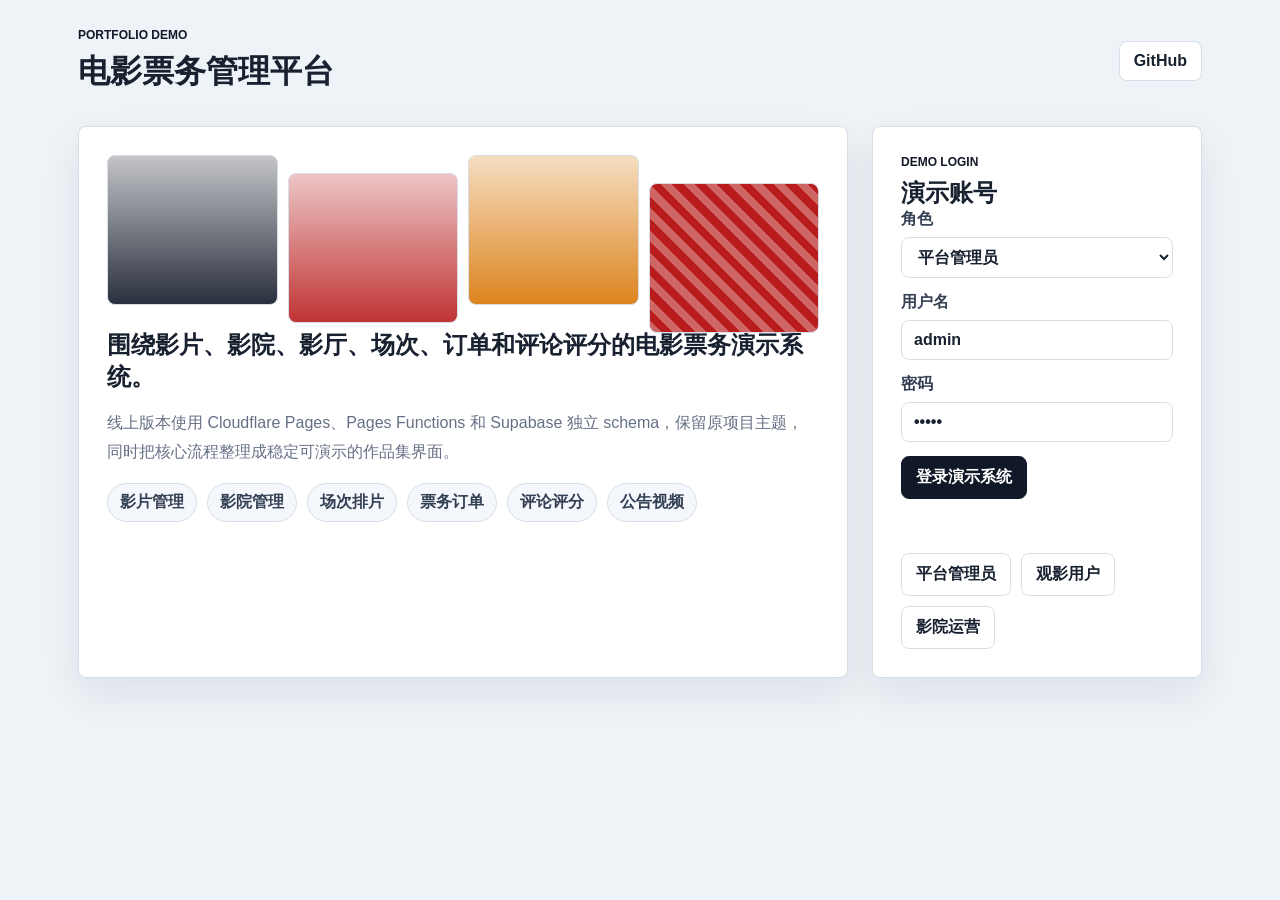
<file: site/index.html>
<!doctype html>
<html lang="zh-CN">
<head>
  <meta charset="utf-8" />
  <meta name="viewport" content="width=device-width, initial-scale=1" />
  <title>电影票务管理平台</title>
  <link rel="stylesheet" href="./styles.css" />
</head>
<body>
  <div id="publicView" class="shell">
    <header class="topbar">
      <div>
        <p class="eyebrow">Portfolio Demo</p>
        <h1>电影票务管理平台</h1>
      </div>
      <a class="ghost-link" href="https://github.com/Nemo-netone/ot-xm-film-ticket" target="_blank" rel="noreferrer">GitHub</a>
    </header>

    <main class="landing">
      <section class="intro-panel">
        <div class="visual-board" aria-hidden="true">
          <span></span><span></span><span></span><span></span>
        </div>
        <h2>围绕影片、影院、影厅、场次、订单和评论评分的电影票务演示系统。</h2>
        <p>线上版本使用 Cloudflare Pages、Pages Functions 和 Supabase 独立 schema，保留原项目主题，同时把核心流程整理成稳定可演示的作品集界面。</p>
        <div class="module-pills" id="modulePills"></div>
      </section>

      <section class="login-panel" id="login">
        <div class="panel-heading">
          <p class="eyebrow">Demo Login</p>
          <h2>演示账号</h2>
        </div>
        <form id="loginForm">
          <label>角色
            <select id="role"></select>
          </label>
          <label>用户名
            <input id="username" autocomplete="username" required />
          </label>
          <label>密码
            <input id="password" type="password" autocomplete="current-password" required />
          </label>
          <button class="primary-button" type="submit">登录演示系统</button>
          <p class="form-message" id="loginMessage"></p>
        </form>
        <div class="quick-logins" id="quickLogins"></div>
      </section>
    </main>
  </div>

  <div id="appView" class="app" hidden>
    <aside class="sidebar">
      <div class="brand-block">
        <p class="eyebrow">Workspace</p>
        <h2>电影票务管理平台</h2>
        <span id="roleText"></span>
      </div>
      <nav id="moduleNav"></nav>
      <button id="logoutButton" class="secondary-button" type="button">退出登录</button>
    </aside>

    <main class="workspace">
      <header class="workspace-header">
        <div>
          <p class="eyebrow">Main Branch Demo</p>
          <h1 id="pageTitle">工作台</h1>
        </div>
        <div class="toolbar">
          <input id="searchInput" placeholder="搜索当前模块" />
          <button id="refreshButton" type="button">刷新</button>
          <button id="addButton" class="primary-button" type="button">新增</button>
        </div>
      </header>

      <section id="dashboard" class="dashboard"></section>
      <section id="modulePanel" class="module-panel" hidden>
        <div class="module-heading">
          <div>
            <h2 id="moduleTitle"></h2>
            <p id="moduleSummary"></p>
          </div>
          <span id="recordCount"></span>
        </div>
        <div class="table-wrap">
          <table>
            <thead id="tableHead"></thead>
            <tbody id="tableBody"></tbody>
          </table>
        </div>
      </section>
    </main>
  </div>

  <dialog id="editDialog">
    <form id="editForm" method="dialog">
      <div class="dialog-head">
        <h2 id="dialogTitle">编辑</h2>
        <button id="closeDialogButton" type="button" aria-label="关闭">×</button>
      </div>
      <div class="form-grid" id="formFields"></div>
      <div class="dialog-actions">
        <button id="cancelEditButton" type="button">取消</button>
        <button class="primary-button" type="submit">保存</button>
      </div>
    </form>
  </dialog>

  <script src="./config.js"></script>
  <script src="./app.js"></script>
</body>
</html>
</file>
<file: site/styles.css>
﻿* {
  box-sizing: border-box;
}

:root {
  --primary: #111827;
  --secondary: #b91c1c;
  --accent: #d97706;
  --ink: #18212f;
  --muted: #667085;
  --line: #d8dee8;
  --surface: #ffffff;
  --soft: #f4f7fb;
  font-family: Inter, "Microsoft YaHei", "PingFang SC", Arial, sans-serif;
}

body {
  margin: 0;
  min-height: 100vh;
  color: var(--ink);
  background: #eef3f8;
}

[hidden] {
  display: none !important;
}

button,
input,
select,
textarea {
  font: inherit;
}

button {
  cursor: pointer;
}

.shell {
  max-width: 1180px;
  margin: 0 auto;
  padding: 28px;
}

.topbar,
.workspace-header,
.module-heading,
.dialog-head {
  display: flex;
  align-items: center;
  justify-content: space-between;
  gap: 16px;
}

.topbar h1,
.workspace-header h1,
.brand-block h2,
.panel-heading h2,
.intro-panel h2 {
  margin: 0;
  letter-spacing: 0;
}

.eyebrow {
  margin: 0 0 8px;
  color: var(--primary);
  font-size: 12px;
  font-weight: 800;
  text-transform: uppercase;
}

.ghost-link,
button,
.primary-button,
.secondary-button {
  border: 1px solid var(--line);
  border-radius: 8px;
  padding: 10px 14px;
  background: #fff;
  color: var(--ink);
  text-decoration: none;
  font-weight: 700;
}

.primary-button {
  border-color: var(--primary);
  background: var(--primary);
  color: #fff;
}

.secondary-button {
  width: 100%;
}

.landing {
  display: grid;
  grid-template-columns: minmax(0, 1.4fr) minmax(320px, 0.6fr);
  gap: 24px;
  align-items: stretch;
  margin-top: 32px;
}

.intro-panel,
.login-panel,
.module-panel,
.flow-card,
.stat-card,
dialog {
  border: 1px solid var(--line);
  border-radius: 8px;
  background: var(--surface);
  box-shadow: 0 16px 40px rgba(16, 24, 40, 0.08);
}

.intro-panel,
.login-panel {
  padding: 28px;
}

.intro-panel p {
  max-width: 760px;
  color: var(--muted);
  line-height: 1.8;
}

.visual-board {
  display: grid;
  grid-template-columns: repeat(4, minmax(0, 1fr));
  gap: 10px;
  min-height: 150px;
  margin-bottom: 24px;
}

.visual-board span {
  border-radius: 8px;
  border: 1px solid var(--line);
  background:
    linear-gradient(180deg, rgba(255,255,255,0.75), rgba(255,255,255,0.1)),
    var(--primary);
}

.visual-board span:nth-child(2) {
  background:
    linear-gradient(180deg, rgba(255,255,255,0.75), rgba(255,255,255,0.1)),
    var(--secondary);
  transform: translateY(18px);
}

.visual-board span:nth-child(3) {
  background:
    linear-gradient(180deg, rgba(255,255,255,0.75), rgba(255,255,255,0.1)),
    var(--accent);
}

.visual-board span:nth-child(4) {
  background:
    repeating-linear-gradient(45deg, rgba(255,255,255,0.32) 0 8px, transparent 8px 16px),
    var(--secondary);
  transform: translateY(28px);
}

.module-pills,
.quick-logins,
.toolbar,
.actions {
  display: flex;
  flex-wrap: wrap;
  gap: 10px;
}

.module-pills span {
  border: 1px solid var(--line);
  border-radius: 999px;
  padding: 8px 12px;
  background: var(--soft);
  color: #344054;
  font-weight: 700;
}

form label {
  display: grid;
  gap: 7px;
  margin-bottom: 14px;
  color: #344054;
  font-weight: 700;
}

input,
select,
textarea {
  width: 100%;
  border: 1px solid var(--line);
  border-radius: 8px;
  padding: 10px 12px;
  background: #fff;
  color: var(--ink);
}

textarea {
  min-height: 96px;
  resize: vertical;
}

.form-message {
  min-height: 22px;
  color: #b42318;
}

.app {
  display: grid;
  grid-template-columns: 280px minmax(0, 1fr);
  min-height: 100vh;
}

.sidebar {
  display: flex;
  flex-direction: column;
  gap: 18px;
  padding: 22px;
  border-right: 1px solid var(--line);
  background: #fff;
}

.brand-block {
  border-bottom: 1px solid var(--line);
  padding-bottom: 18px;
}

.brand-block span {
  display: block;
  margin-top: 10px;
  color: var(--muted);
}

nav {
  display: grid;
  gap: 8px;
  overflow: auto;
}

nav button {
  display: grid;
  gap: 4px;
  text-align: left;
}

nav button.active {
  border-color: var(--primary);
  background: color-mix(in srgb, var(--primary) 9%, white);
  color: var(--primary);
}

nav small {
  color: var(--muted);
}

.workspace {
  min-width: 0;
  padding: 24px;
}

.workspace-header {
  margin-bottom: 22px;
}

.toolbar input {
  width: 220px;
}

.dashboard {
  display: grid;
  gap: 18px;
}

.stats {
  display: grid;
  grid-template-columns: repeat(4, minmax(0, 1fr));
  gap: 14px;
}

.stat-card {
  padding: 18px;
}

.stat-card strong {
  display: block;
  font-size: 32px;
  color: var(--primary);
}

.stat-card span {
  color: var(--muted);
  font-weight: 700;
}

.flow-card,
.module-panel {
  padding: 20px;
}

.flow-grid {
  display: grid;
  grid-template-columns: repeat(3, minmax(0, 1fr));
  gap: 14px;
}

.flow-item {
  border: 1px solid var(--line);
  border-radius: 8px;
  padding: 14px;
  background: var(--soft);
}

.flow-item strong,
.flow-item span {
  display: block;
}

.flow-item span {
  margin-top: 6px;
  color: var(--muted);
}

.table-wrap {
  overflow: auto;
  border: 1px solid var(--line);
  border-radius: 8px;
}

table {
  width: 100%;
  border-collapse: collapse;
  min-width: 760px;
}

th,
td {
  border-bottom: 1px solid var(--line);
  padding: 12px;
  text-align: left;
  vertical-align: top;
}

th {
  background: var(--soft);
  font-size: 13px;
}

td {
  color: #344054;
}

dialog {
  width: min(760px, calc(100vw - 28px));
  border: 1px solid var(--line);
  padding: 0;
}

dialog::backdrop {
  background: rgba(15, 23, 42, 0.42);
}

dialog form {
  padding: 20px;
}

.dialog-head {
  margin-bottom: 16px;
}

.dialog-head button {
  width: 38px;
  height: 38px;
  padding: 0;
}

.form-grid {
  display: grid;
  grid-template-columns: repeat(2, minmax(0, 1fr));
  gap: 14px;
}

.form-grid .full {
  grid-column: 1 / -1;
}

.dialog-actions {
  display: flex;
  justify-content: flex-end;
  gap: 10px;
  margin-top: 18px;
}

@media (max-width: 860px) {
  .shell {
    padding: 18px;
  }

  .landing,
  .app,
  .stats,
  .flow-grid {
    grid-template-columns: 1fr;
  }

  .sidebar {
    border-right: 0;
    border-bottom: 1px solid var(--line);
  }

  .workspace {
    padding: 18px;
  }

  .workspace-header,
  .topbar {
    align-items: flex-start;
    flex-direction: column;
  }

  .toolbar input {
    width: 100%;
  }

  .form-grid {
    grid-template-columns: 1fr;
  }
}
</file>
